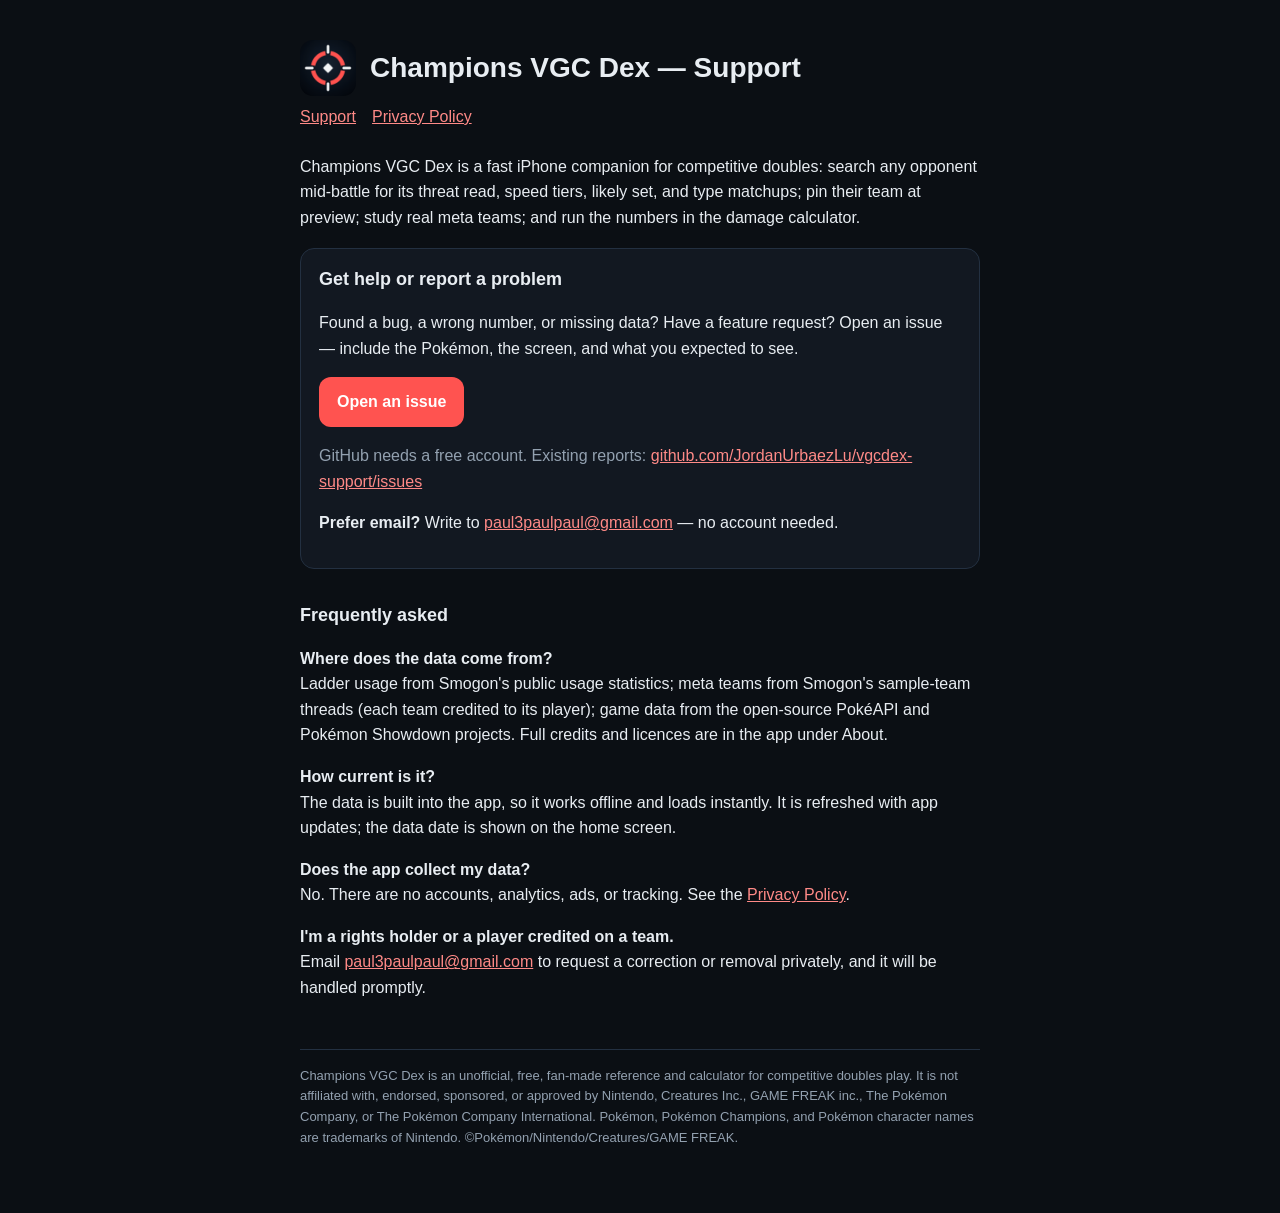
<file: index.html>
<!doctype html>
<html lang="en">
<head>
<meta charset="utf-8">
<meta name="viewport" content="width=device-width, initial-scale=1">
<title>Champions VGC Dex — Support</title>
<meta name="description" content="Support for Champions VGC Dex, an unofficial doubles battle companion for iPhone.">
<link rel="stylesheet" href="style.css">
<link rel="icon" href="icon.png">
</head>
<body>
<main>
<header><img src="icon.png" alt=""><h1>Champions VGC Dex — Support</h1></header>
<nav><a href="./">Support</a><a href="privacy.html">Privacy Policy</a></nav>

<p>Champions VGC Dex is a fast iPhone companion for competitive doubles: search any opponent mid-battle for its threat read, speed tiers, likely set, and type matchups; pin their team at preview; study real meta teams; and run the numbers in the damage calculator.</p>

<div class="card">
<h2 style="margin-top:0">Get help or report a problem</h2>
<p>Found a bug, a wrong number, or missing data? Have a feature request? Open an issue — include the Pokémon, the screen, and what you expected to see.</p>
<p><a class="button" href="https://github.com/JordanUrbaezLu/vgcdex-support/issues/new">Open an issue</a></p>
<p class="muted">GitHub needs a free account. Existing reports: <a href="https://github.com/JordanUrbaezLu/vgcdex-support/issues">github.com/JordanUrbaezLu/vgcdex-support/issues</a></p>
<p><strong>Prefer email?</strong> Write to <a href="mailto:paul3paulpaul@gmail.com">paul3paulpaul@gmail.com</a> — no account needed.</p>
</div>

<h2>Frequently asked</h2>
<p><strong>Where does the data come from?</strong><br>Ladder usage from Smogon's public usage statistics; meta teams from Smogon's sample-team threads (each team credited to its player); game data from the open-source PokéAPI and Pokémon Showdown projects. Full credits and licences are in the app under About.</p>
<p><strong>How current is it?</strong><br>The data is built into the app, so it works offline and loads instantly. It is refreshed with app updates; the data date is shown on the home screen.</p>
<p><strong>Does the app collect my data?</strong><br>No. There are no accounts, analytics, ads, or tracking. See the <a href="privacy.html">Privacy Policy</a>.</p>
<p><strong>I'm a rights holder or a player credited on a team.</strong><br>Email <a href="mailto:paul3paulpaul@gmail.com">paul3paulpaul@gmail.com</a> to request a correction or removal privately, and it will be handled promptly.</p>

<footer>Champions VGC Dex is an unofficial, free, fan-made reference and calculator for competitive doubles play. It is not affiliated with, endorsed, sponsored, or approved by Nintendo, Creatures Inc., GAME FREAK inc., The Pokémon Company, or The Pokémon Company International. Pokémon, Pokémon Champions, and Pokémon character names are trademarks of Nintendo. ©Pokémon/Nintendo/Creatures/GAME FREAK.</footer>
</main>
</body>
</html>
</file>
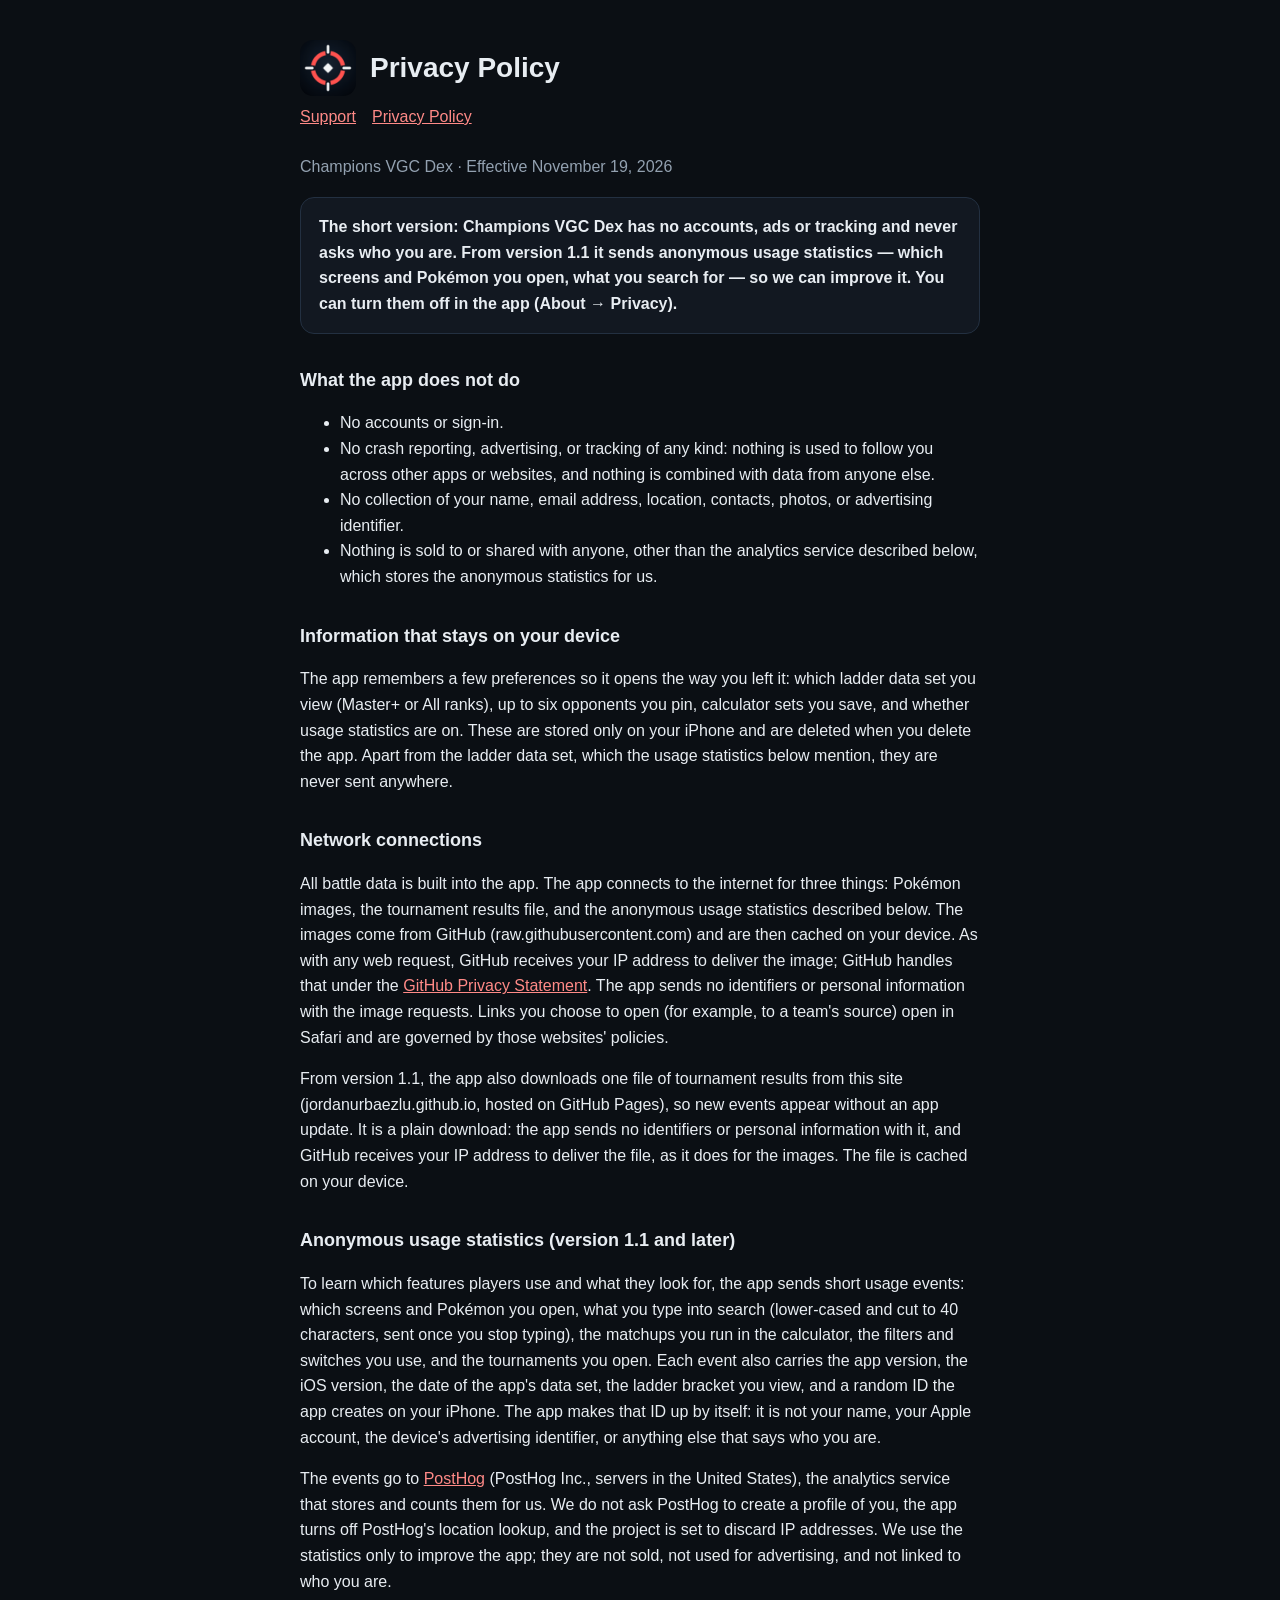
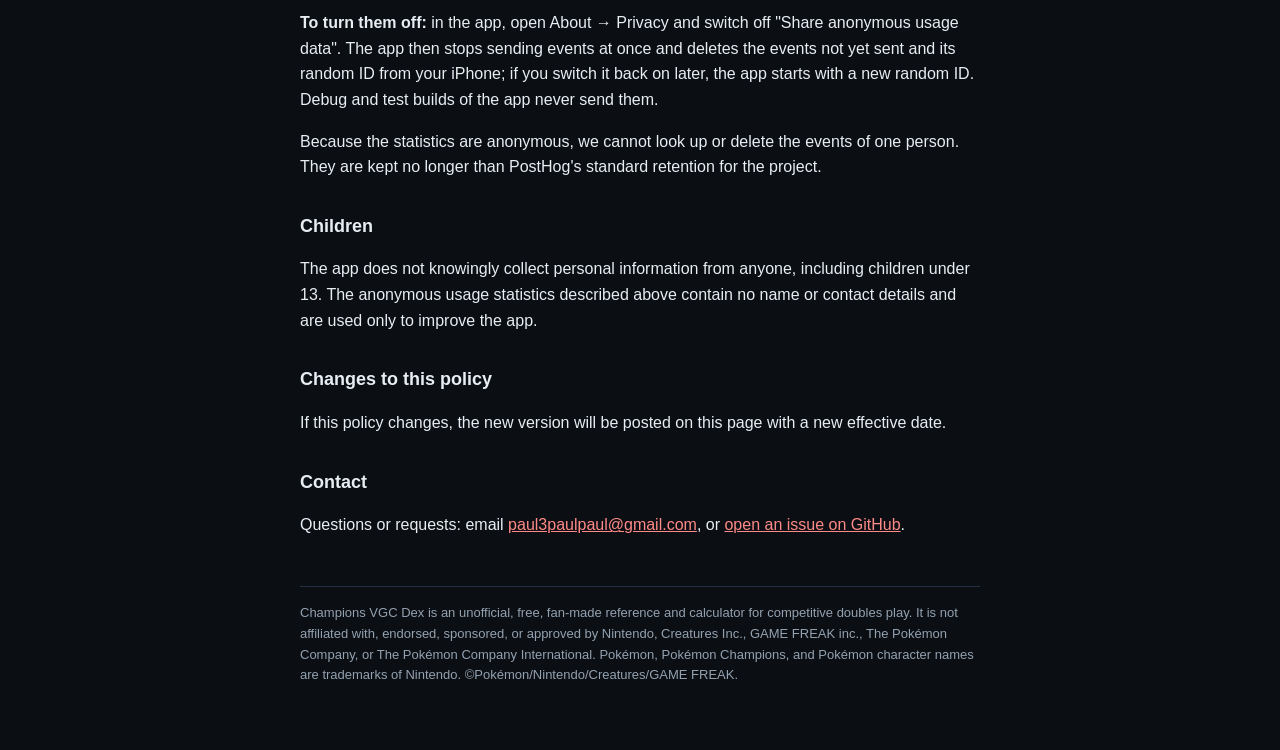
<file: privacy.html>
<!doctype html>
<html lang="en">
<head>
<meta charset="utf-8">
<meta name="viewport" content="width=device-width, initial-scale=1">
<title>Champions VGC Dex — Privacy Policy</title>
<meta name="description" content="Privacy policy for Champions VGC Dex: no accounts, no ads, no tracking; anonymous usage statistics you can turn off.">
<link rel="stylesheet" href="style.css">
<link rel="icon" href="icon.png">
</head>
<body>
<main>
<header><img src="icon.png" alt=""><h1>Privacy Policy</h1></header>
<nav><a href="./">Support</a><a href="privacy.html">Privacy Policy</a></nav>
<p class="muted">Champions VGC Dex · Effective November 19, 2026</p>

<div class="card"><strong>The short version: Champions VGC Dex has no accounts, ads or tracking and never asks who you are. From version 1.1 it sends anonymous usage statistics — which screens and Pokémon you open, what you search for — so we can improve it. You can turn them off in the app (About → Privacy).</strong></div>

<h2>What the app does not do</h2>
<ul>
<li>No accounts or sign-in.</li>
<li>No crash reporting, advertising, or tracking of any kind: nothing is used to follow you across other apps or websites, and nothing is combined with data from anyone else.</li>
<li>No collection of your name, email address, location, contacts, photos, or advertising identifier.</li>
<li>Nothing is sold to or shared with anyone, other than the analytics service described below, which stores the anonymous statistics for us.</li>
</ul>

<h2>Information that stays on your device</h2>
<p>The app remembers a few preferences so it opens the way you left it: which ladder data set you view (Master+ or All ranks), up to six opponents you pin, calculator sets you save, and whether usage statistics are on. These are stored only on your iPhone and are deleted when you delete the app. Apart from the ladder data set, which the usage statistics below mention, they are never sent anywhere.</p>

<h2>Network connections</h2>
<p>All battle data is built into the app. The app connects to the internet for three things: Pokémon images, the tournament results file, and the anonymous usage statistics described below. The images come from GitHub (raw.githubusercontent.com) and are then cached on your device. As with any web request, GitHub receives your IP address to deliver the image; GitHub handles that under the <a href="https://docs.github.com/site-policy/privacy-policies/github-general-privacy-statement">GitHub Privacy Statement</a>. The app sends no identifiers or personal information with the image requests. Links you choose to open (for example, to a team's source) open in Safari and are governed by those websites' policies.</p>
<p>From version 1.1, the app also downloads one file of tournament results from this site (jordanurbaezlu.github.io, hosted on GitHub Pages), so new events appear without an app update. It is a plain download: the app sends no identifiers or personal information with it, and GitHub receives your IP address to deliver the file, as it does for the images. The file is cached on your device.</p>

<h2>Anonymous usage statistics (version 1.1 and later)</h2>
<p>To learn which features players use and what they look for, the app sends short usage events: which screens and Pokémon you open, what you type into search (lower-cased and cut to 40 characters, sent once you stop typing), the matchups you run in the calculator, the filters and switches you use, and the tournaments you open. Each event also carries the app version, the iOS version, the date of the app's data set, the ladder bracket you view, and a random ID the app creates on your iPhone. The app makes that ID up by itself: it is not your name, your Apple account, the device's advertising identifier, or anything else that says who you are.</p>
<p>The events go to <a href="https://posthog.com/privacy">PostHog</a> (PostHog Inc., servers in the United States), the analytics service that stores and counts them for us. We do not ask PostHog to create a profile of you, the app turns off PostHog's location lookup, and the project is set to discard IP addresses. We use the statistics only to improve the app; they are not sold, not used for advertising, and not linked to who you are.</p>
<p><strong>To turn them off:</strong> in the app, open About → Privacy and switch off "Share anonymous usage data". The app then stops sending events at once and deletes the events not yet sent and its random ID from your iPhone; if you switch it back on later, the app starts with a new random ID. Debug and test builds of the app never send them.</p>
<p>Because the statistics are anonymous, we cannot look up or delete the events of one person. They are kept no longer than PostHog's standard retention for the project.</p>

<h2>Children</h2>
<p>The app does not knowingly collect personal information from anyone, including children under 13. The anonymous usage statistics described above contain no name or contact details and are used only to improve the app.</p>

<h2>Changes to this policy</h2>
<p>If this policy changes, the new version will be posted on this page with a new effective date.</p>

<h2>Contact</h2>
<p>Questions or requests: email <a href="mailto:paul3paulpaul@gmail.com">paul3paulpaul@gmail.com</a>, or <a href="https://github.com/JordanUrbaezLu/vgcdex-support/issues">open an issue on GitHub</a>.</p>

<footer>Champions VGC Dex is an unofficial, free, fan-made reference and calculator for competitive doubles play. It is not affiliated with, endorsed, sponsored, or approved by Nintendo, Creatures Inc., GAME FREAK inc., The Pokémon Company, or The Pokémon Company International. Pokémon, Pokémon Champions, and Pokémon character names are trademarks of Nintendo. ©Pokémon/Nintendo/Creatures/GAME FREAK.</footer>
</main>
</body>
</html>
</file>
<file: style.css>
:root { color-scheme: dark; --bg: #0b0f14; --surface: #121821; --border: #233041; --fg: #e8edf2; --muted: #93a1b0; --accent: #ff5350; }
* { box-sizing: border-box; }
body { margin: 0; background: var(--bg); color: var(--fg); font: 16px/1.6 -apple-system, BlinkMacSystemFont, "SF Pro Text", "Segoe UI", Roboto, sans-serif; }
main { max-width: 720px; margin: 0 auto; padding: 40px 20px 64px; }
header { display: flex; align-items: center; gap: 14px; margin-bottom: 8px; }
header img { width: 56px; height: 56px; border-radius: 13px; }
h1 { font-size: 28px; line-height: 1.2; margin: 0; }
h2 { font-size: 18px; margin: 32px 0 8px; }
p, li { color: var(--fg); }
.muted, small { color: var(--muted); }
a { color: #ff8a87; }
.card { background: var(--surface); border: 1px solid var(--border); border-radius: 14px; padding: 16px 18px; margin: 18px 0; }
.button { display: inline-block; background: var(--accent); color: #fff; text-decoration: none; font-weight: 600; padding: 12px 18px; border-radius: 12px; }
nav { margin: 6px 0 24px; } nav a { margin-right: 16px; }
footer { margin-top: 48px; padding-top: 16px; border-top: 1px solid var(--border); font-size: 13px; color: var(--muted); }
</file>
